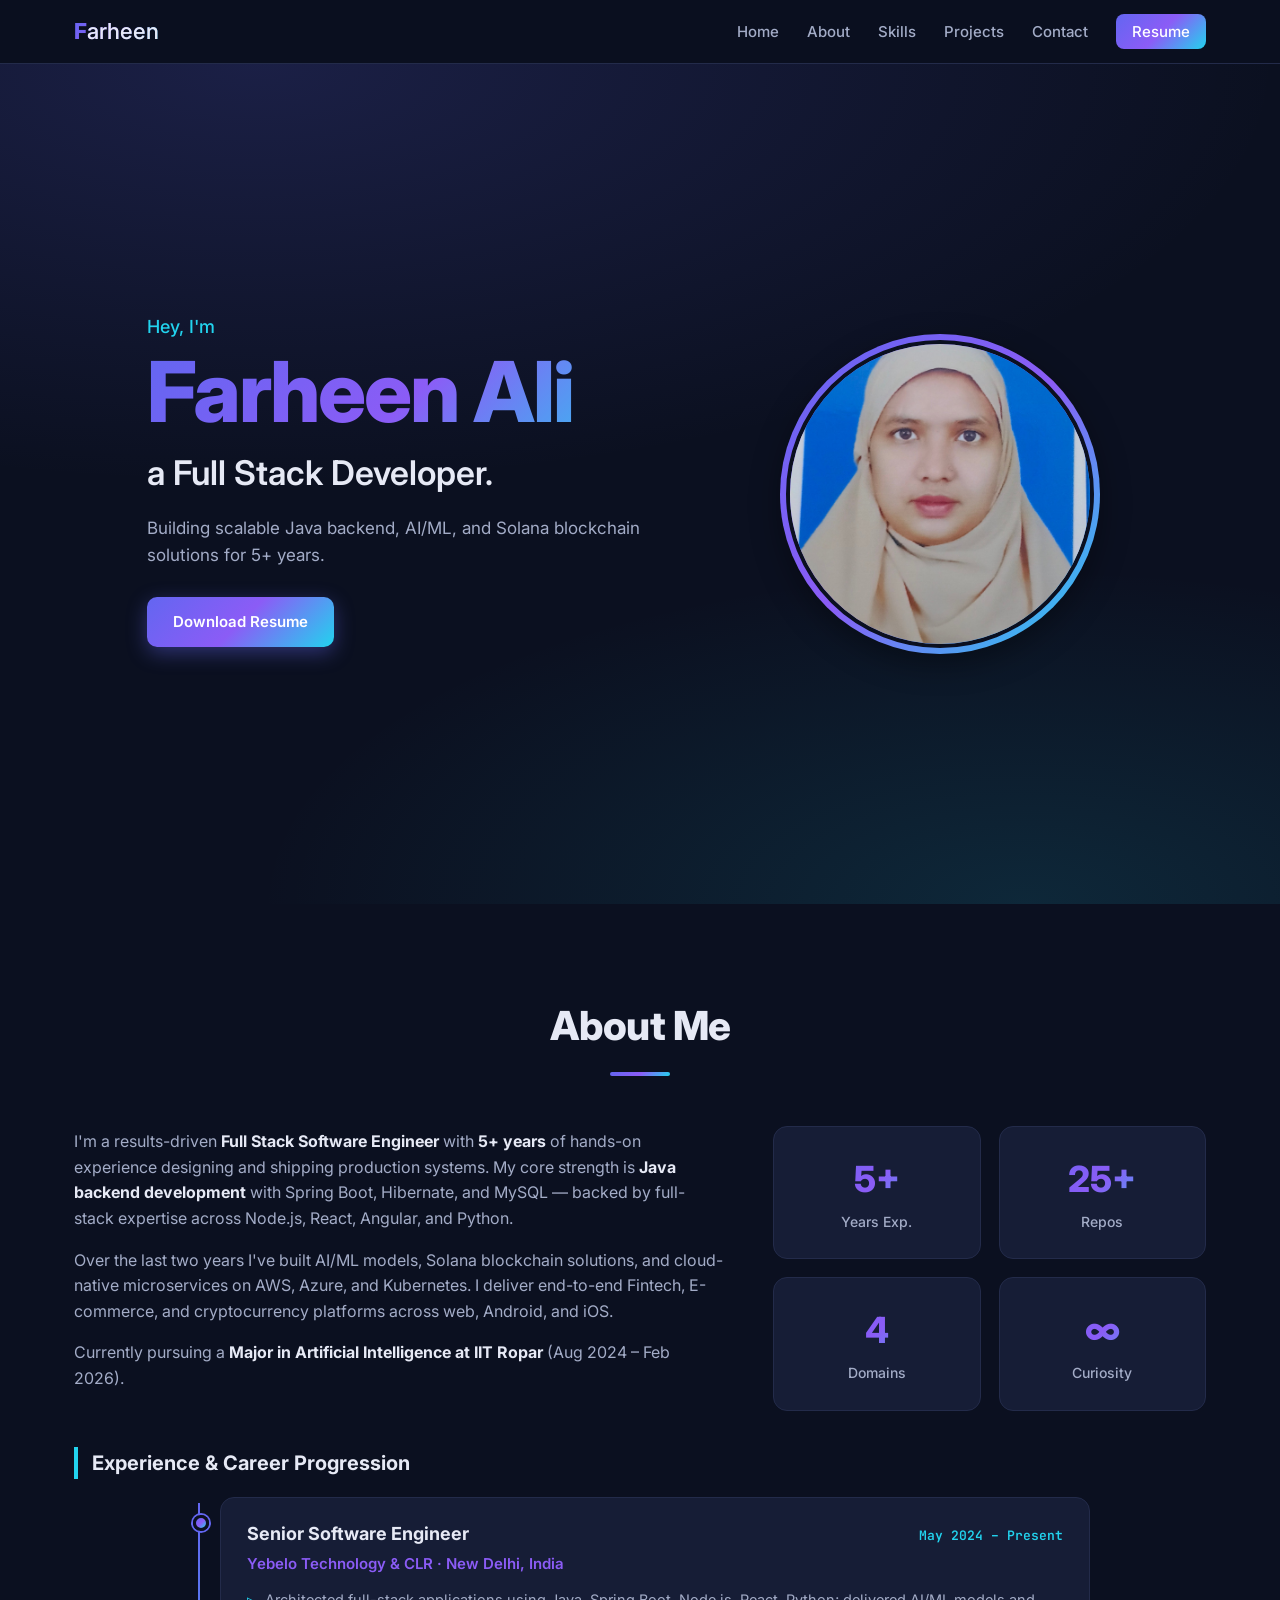
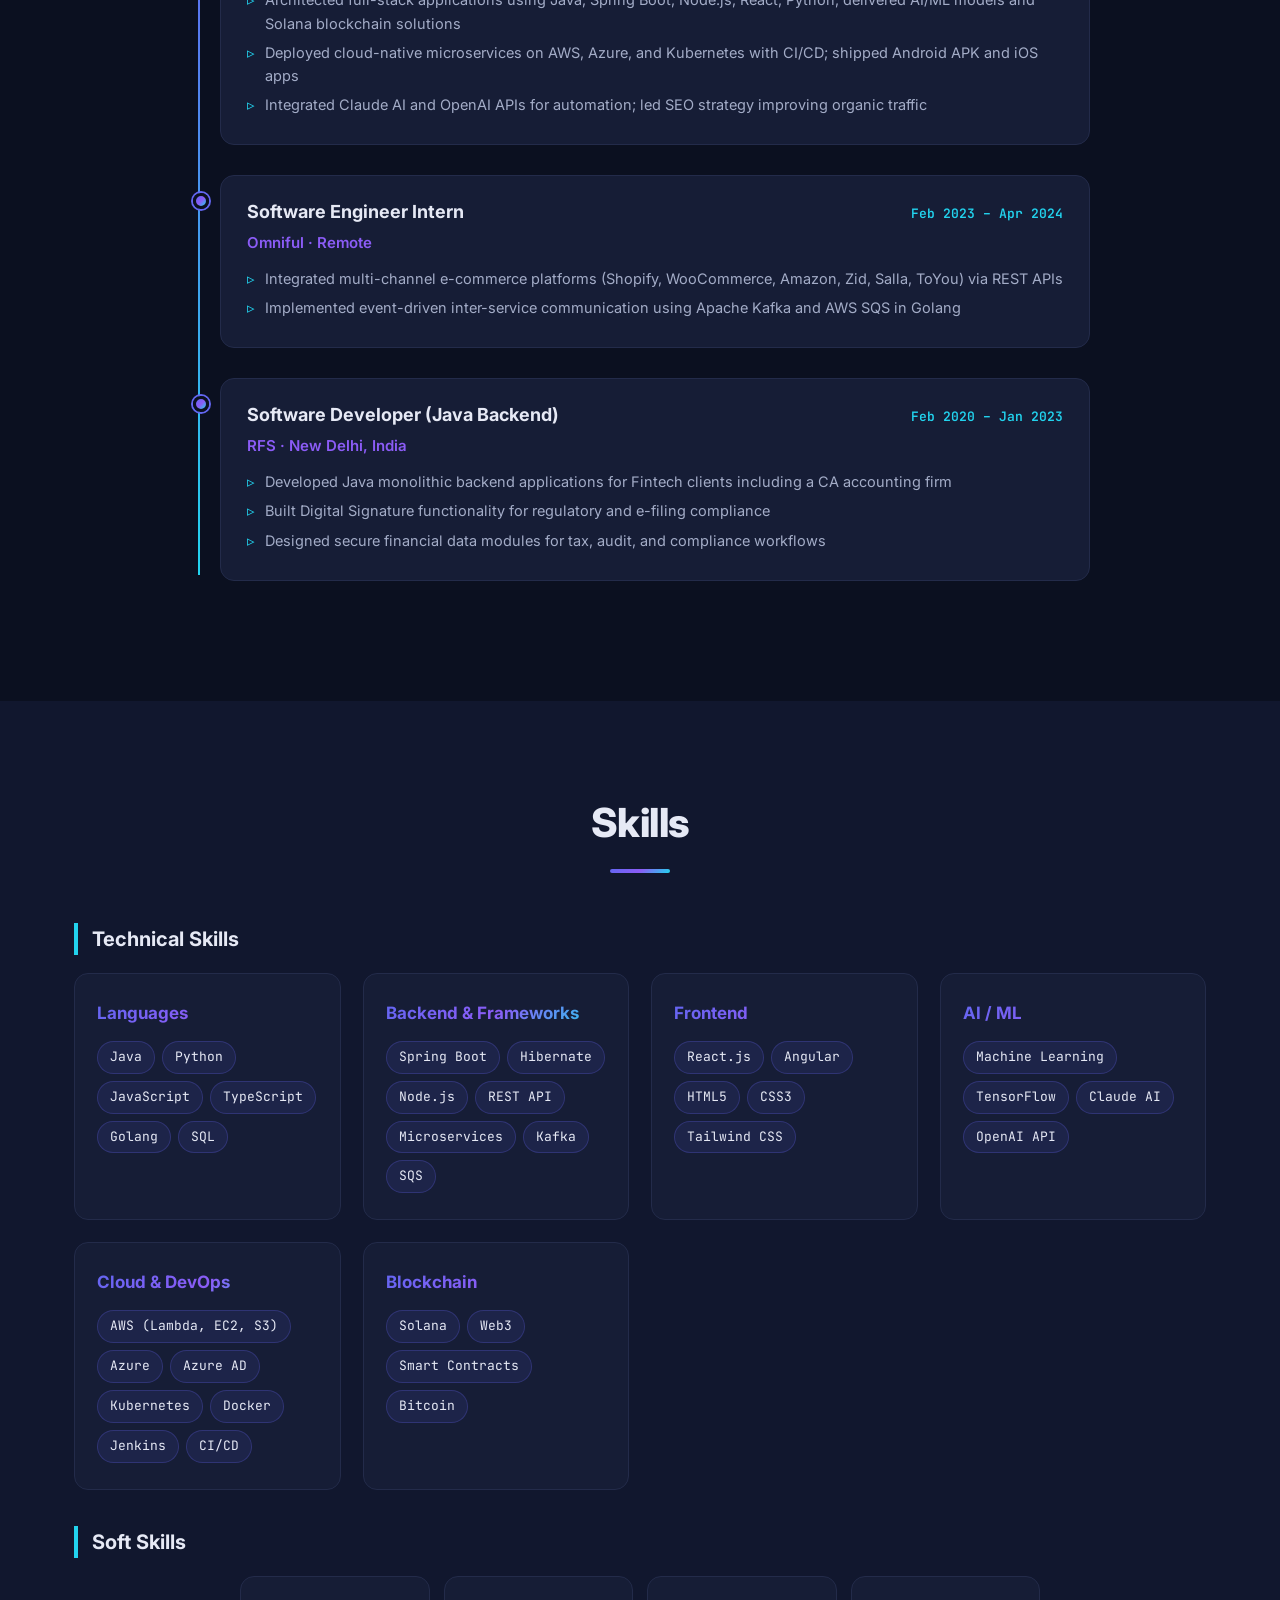
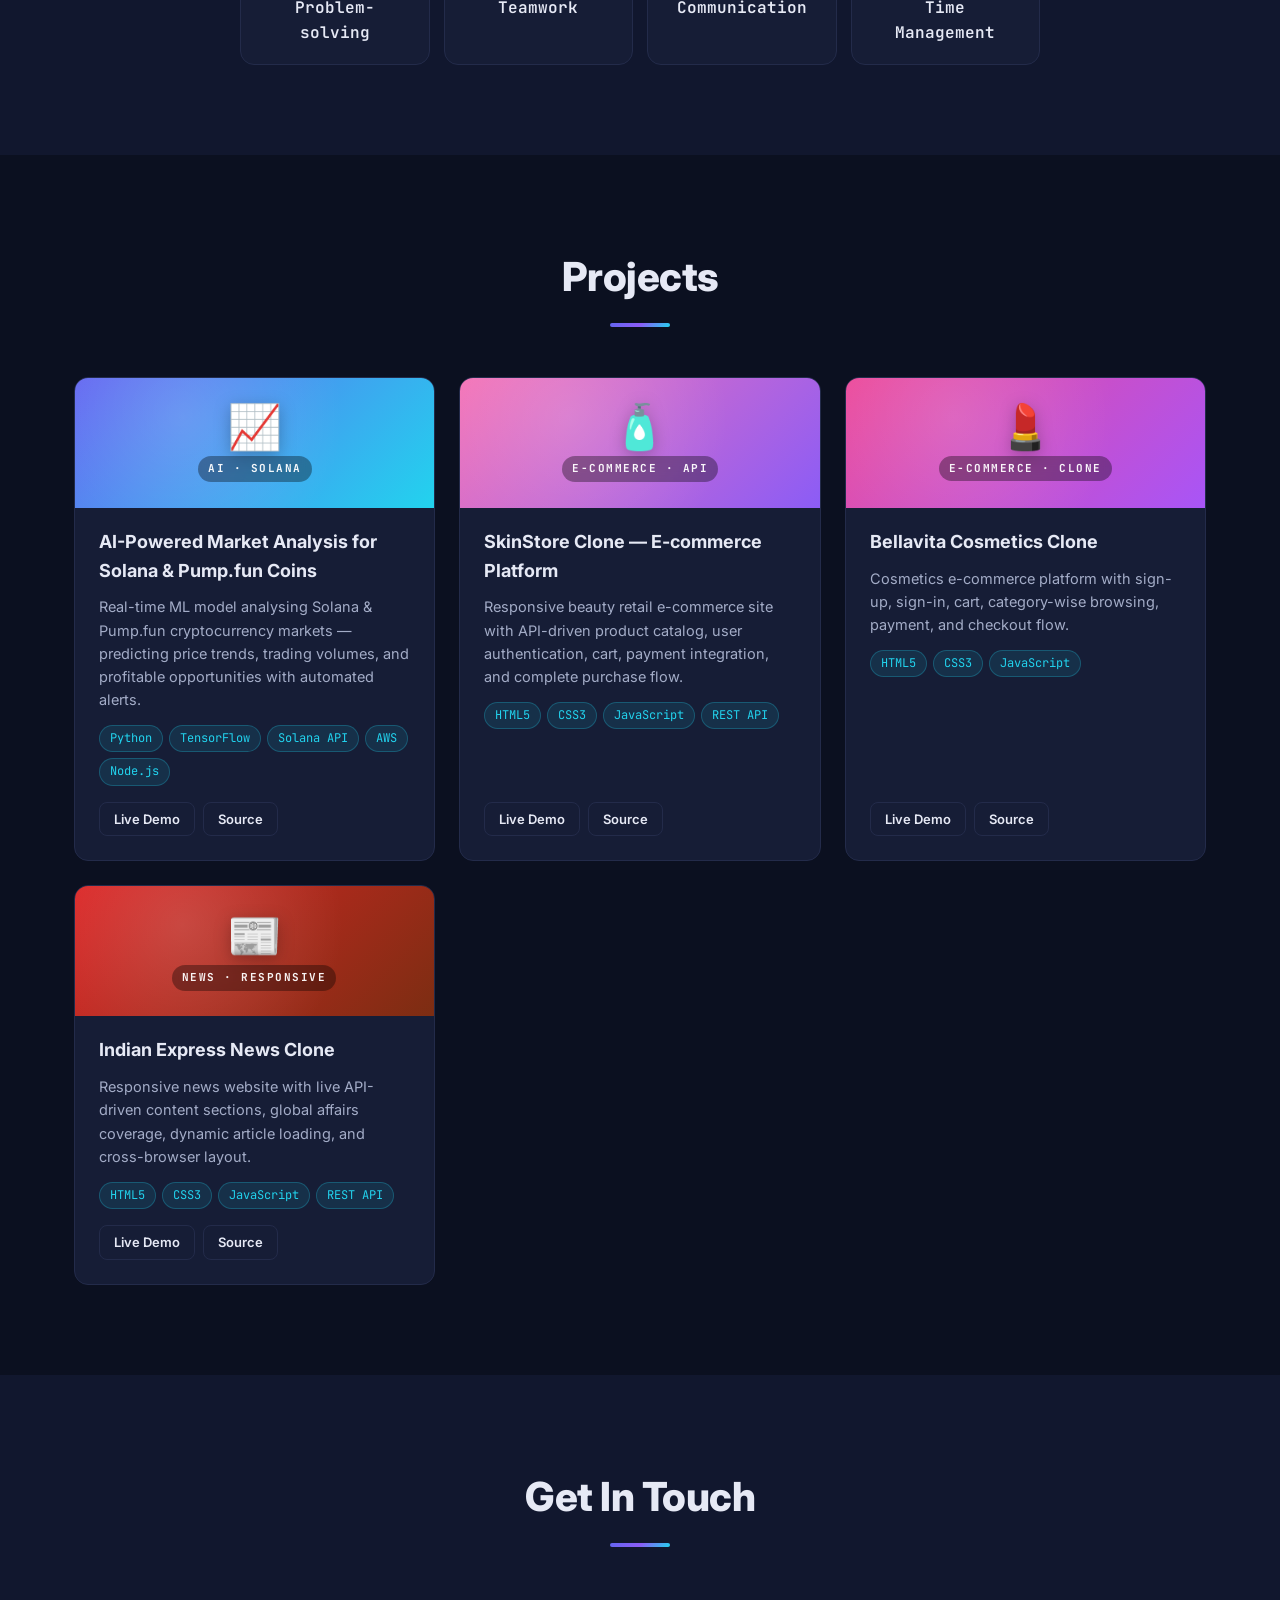
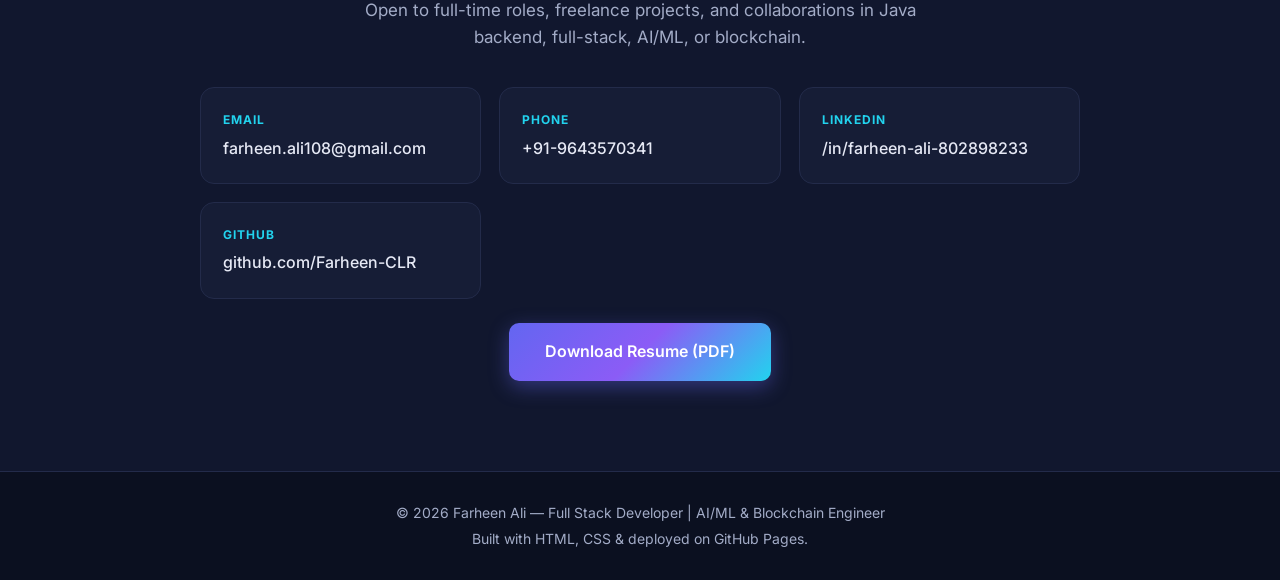
<file: index.html>
<!DOCTYPE html>
<html lang="en">
<head>
<meta charset="UTF-8">
<meta name="viewport" content="width=device-width, initial-scale=1.0">
<title>Farheen Ali — Full Stack Developer | AI/ML & Blockchain Engineer</title>
<meta name="description" content="Farheen Ali — Full Stack Software Engineer with 5+ years of experience in Java, Spring Boot, Node.js, React, Python, AI/ML, and Solana blockchain.">
<link rel="stylesheet" href="styles.css">
<link rel="preconnect" href="https://fonts.googleapis.com">
<link rel="preconnect" href="https://fonts.gstatic.com" crossorigin>
<link href="https://fonts.googleapis.com/css2?family=Inter:wght@300;400;500;600;700;800&family=JetBrains+Mono:wght@400;500&display=swap" rel="stylesheet">
</head>
<body>

<!-- NAVIGATION (sticky) -->
<nav class="nav">
  <div class="nav-inner">
    <a class="logo" href="#home">F<span>arheen</span></a>
    <ul class="nav-links">
      <li><a href="#home">Home</a></li>
      <li><a href="#about">About</a></li>
      <li><a href="#skills">Skills</a></li>
      <li><a href="#projects">Projects</a></li>
      <li><a href="#contact">Contact</a></li>
      <li><a class="nav-cta" href="resume/Farheen-Ali-Resume.pdf" target="_blank" rel="noopener" data-resume>Resume</a></li>
    </ul>
    <button class="nav-toggle" aria-label="Toggle menu">&#9776;</button>
  </div>
</nav>

<!-- HERO: name + brief intro + resume only -->
<section id="home" class="hero">
  <div class="container hero-grid">
    <div class="hero-text">
      <p class="hero-greet">Hey, I'm</p>
      <h1>Farheen Ali</h1>
      <h2 class="role-title">a Full Stack Developer.</h2>
      <p class="hero-desc">
        Building scalable Java backend, AI/ML, and Solana blockchain solutions for 5+ years.
      </p>
      <div class="hero-cta">
        <a class="btn btn-primary" href="resume/Farheen-Ali-Resume.pdf" target="_blank" rel="noopener" data-resume>
          Download Resume
        </a>
      </div>
    </div>
    <div class="hero-photo">
      <div class="photo-ring">
        <img src="assets/farheen.jpg" alt="Farheen Ali">
      </div>
    </div>
  </div>
</section>

<!-- ABOUT (includes experience + career progression) -->
<section id="about" class="section">
  <div class="container">
    <h2 class="section-title">About Me</h2>
    <div class="about-grid">
      <div>
        <p>
          I'm a results-driven <strong>Full Stack Software Engineer</strong> with <strong>5+ years</strong> of
          hands-on experience designing and shipping production systems. My core strength is
          <strong>Java backend development</strong> with Spring Boot, Hibernate, and MySQL — backed by full-stack
          expertise across Node.js, React, Angular, and Python.
        </p>
        <p>
          Over the last two years I've built AI/ML models, Solana blockchain solutions, and cloud-native
          microservices on AWS, Azure, and Kubernetes. I deliver end-to-end Fintech, E-commerce, and
          cryptocurrency platforms across web, Android, and iOS.
        </p>
        <p>
          Currently pursuing a <strong>Major in Artificial Intelligence at IIT Ropar</strong> (Aug 2024 – Feb 2026).
        </p>
      </div>
      <div class="about-stats">
        <div class="stat"><span class="stat-num">5+</span><span class="stat-lbl">Years Exp.</span></div>
        <div class="stat"><span class="stat-num">25+</span><span class="stat-lbl">Repos</span></div>
        <div class="stat"><span class="stat-num">4</span><span class="stat-lbl">Domains</span></div>
        <div class="stat"><span class="stat-num">∞</span><span class="stat-lbl">Curiosity</span></div>
      </div>
    </div>

    <h3 class="subsection-title">Experience &amp; Career Progression</h3>
    <div class="timeline">
      <div class="t-item">
        <div class="t-dot"></div>
        <div class="t-card">
          <div class="t-head">
            <h3>Senior Software Engineer</h3>
            <span class="t-date">May 2024 – Present</span>
          </div>
          <p class="t-company">Yebelo Technology &amp; CLR · New Delhi, India</p>
          <ul>
            <li>Architected full-stack applications using Java, Spring Boot, Node.js, React, Python; delivered AI/ML models and Solana blockchain solutions</li>
            <li>Deployed cloud-native microservices on AWS, Azure, and Kubernetes with CI/CD; shipped Android APK and iOS apps</li>
            <li>Integrated Claude AI and OpenAI APIs for automation; led SEO strategy improving organic traffic</li>
          </ul>
        </div>
      </div>
      <div class="t-item">
        <div class="t-dot"></div>
        <div class="t-card">
          <div class="t-head">
            <h3>Software Engineer Intern</h3>
            <span class="t-date">Feb 2023 – Apr 2024</span>
          </div>
          <p class="t-company">Omniful · Remote</p>
          <ul>
            <li>Integrated multi-channel e-commerce platforms (Shopify, WooCommerce, Amazon, Zid, Salla, ToYou) via REST APIs</li>
            <li>Implemented event-driven inter-service communication using Apache Kafka and AWS SQS in Golang</li>
          </ul>
        </div>
      </div>
      <div class="t-item">
        <div class="t-dot"></div>
        <div class="t-card">
          <div class="t-head">
            <h3>Software Developer (Java Backend)</h3>
            <span class="t-date">Feb 2020 – Jan 2023</span>
          </div>
          <p class="t-company">RFS · New Delhi, India</p>
          <ul>
            <li>Developed Java monolithic backend applications for Fintech clients including a CA accounting firm</li>
            <li>Built Digital Signature functionality for regulatory and e-filing compliance</li>
            <li>Designed secure financial data modules for tax, audit, and compliance workflows</li>
          </ul>
        </div>
      </div>
    </div>
  </div>
</section>

<!-- SKILLS: Technical + Soft -->
<section id="skills" class="section section-alt">
  <div class="container">
    <h2 class="section-title">Skills</h2>

    <h3 class="subsection-title">Technical Skills</h3>
    <div class="skills-grid">
      <div class="skill-card">
        <h3>Languages</h3>
        <ul><li>Java</li><li>Python</li><li>JavaScript</li><li>TypeScript</li><li>Golang</li><li>SQL</li></ul>
      </div>
      <div class="skill-card">
        <h3>Backend &amp; Frameworks</h3>
        <ul><li>Spring Boot</li><li>Hibernate</li><li>Node.js</li><li>REST API</li><li>Microservices</li><li>Kafka</li><li>SQS</li></ul>
      </div>
      <div class="skill-card">
        <h3>Frontend</h3>
        <ul><li>React.js</li><li>Angular</li><li>HTML5</li><li>CSS3</li><li>Tailwind CSS</li></ul>
      </div>
      <div class="skill-card">
        <h3>AI / ML</h3>
        <ul><li>Machine Learning</li><li>TensorFlow</li><li>Claude AI</li><li>OpenAI API</li></ul>
      </div>
      <div class="skill-card">
        <h3>Cloud &amp; DevOps</h3>
        <ul><li>AWS (Lambda, EC2, S3)</li><li>Azure</li><li>Azure AD</li><li>Kubernetes</li><li>Docker</li><li>Jenkins</li><li>CI/CD</li></ul>
      </div>
      <div class="skill-card">
        <h3>Blockchain</h3>
        <ul><li>Solana</li><li>Web3</li><li>Smart Contracts</li><li>Bitcoin</li></ul>
      </div>
    </div>

    <h3 class="subsection-title">Soft Skills</h3>
    <div class="soft-skills-grid">
      <div class="soft-card">Problem-solving</div>
      <div class="soft-card">Teamwork</div>
      <div class="soft-card">Communication</div>
      <div class="soft-card">Time Management</div>
    </div>
  </div>
</section>

<!-- PROJECTS: min 4 with live demos -->
<section id="projects" class="section">
  <div class="container">
    <h2 class="section-title">Projects</h2>
    <div class="projects-grid">

      <article class="proj-card">
        <div class="proj-hero hero-ai">
          <span class="hero-emoji">📈</span>
          <span class="hero-label">AI · Solana</span>
        </div>
        <h3>AI-Powered Market Analysis for Solana &amp; Pump.fun Coins</h3>
        <p>Real-time ML model analysing Solana &amp; Pump.fun cryptocurrency markets — predicting price trends, trading volumes, and profitable opportunities with automated alerts.</p>
        <ul class="stack"><li>Python</li><li>TensorFlow</li><li>Solana API</li><li>AWS</li><li>Node.js</li></ul>
        <div class="proj-links">
          <a href="projects/ai-solana/index.html" target="_blank" rel="noopener">Live Demo</a>
          <a href="https://gitlab.com/Farheen-cell/my-ai-projects" target="_blank" rel="noopener">Source</a>
        </div>
      </article>

      <article class="proj-card">
        <div class="proj-hero hero-beauty">
          <span class="hero-emoji">🧴</span>
          <span class="hero-label">E-commerce · API</span>
        </div>
        <h3>SkinStore Clone — E-commerce Platform</h3>
        <p>Responsive beauty retail e-commerce site with API-driven product catalog, user authentication, cart, payment integration, and complete purchase flow.</p>
        <ul class="stack"><li>HTML5</li><li>CSS3</li><li>JavaScript</li><li>REST API</li></ul>
        <div class="proj-links">
          <a href="https://farheen-clr.github.io/rhetorical-division-3531/" target="_blank" rel="noopener">Live Demo</a>
          <a href="https://github.com/Farheen-CLR/rhetorical-division-3531" target="_blank" rel="noopener">Source</a>
        </div>
      </article>

      <article class="proj-card">
        <div class="proj-hero hero-cosmetics">
          <span class="hero-emoji">💄</span>
          <span class="hero-label">E-commerce · Clone</span>
        </div>
        <h3>Bellavita Cosmetics Clone</h3>
        <p>Cosmetics e-commerce platform with sign-up, sign-in, cart, category-wise browsing, payment, and checkout flow.</p>
        <ul class="stack"><li>HTML5</li><li>CSS3</li><li>JavaScript</li></ul>
        <div class="proj-links">
          <a href="https://farheen-clr.github.io/bellavitaproject1/" target="_blank" rel="noopener">Live Demo</a>
          <a href="https://github.com/Farheen-CLR/bellavitaproject1" target="_blank" rel="noopener">Source</a>
        </div>
      </article>

      <article class="proj-card">
        <div class="proj-hero hero-news">
          <span class="hero-emoji">📰</span>
          <span class="hero-label">News · Responsive</span>
        </div>
        <h3>Indian Express News Clone</h3>
        <p>Responsive news website with live API-driven content sections, global affairs coverage, dynamic article loading, and cross-browser layout.</p>
        <ul class="stack"><li>HTML5</li><li>CSS3</li><li>JavaScript</li><li>REST API</li></ul>
        <div class="proj-links">
          <a href="https://farheen-clr.github.io/Indian-Express-clone/" target="_blank" rel="noopener">Live Demo</a>
          <a href="https://github.com/Farheen-CLR/Indian-Express-clone" target="_blank" rel="noopener">Source</a>
        </div>
      </article>

    </div>
  </div>
</section>

<!-- CONTACT -->
<section id="contact" class="section section-alt">
  <div class="container contact-wrap">
    <h2 class="section-title">Get In Touch</h2>
    <p class="contact-lead">Open to full-time roles, freelance projects, and collaborations in Java backend, full-stack, AI/ML, or blockchain.</p>
    <div class="contact-grid">
      <a class="contact-card" href="mailto:farheen.ali108@gmail.com">
        <div class="c-label">Email</div>
        <div class="c-value">farheen.ali108@gmail.com</div>
      </a>
      <a class="contact-card" href="tel:+919643570341">
        <div class="c-label">Phone</div>
        <div class="c-value">+91-9643570341</div>
      </a>
      <a class="contact-card" href="https://www.linkedin.com/in/farheen-ali-802898233" target="_blank" rel="noopener">
        <div class="c-label">LinkedIn</div>
        <div class="c-value">/in/farheen-ali-802898233</div>
      </a>
      <a class="contact-card" href="https://github.com/Farheen-CLR" target="_blank" rel="noopener">
        <div class="c-label">GitHub</div>
        <div class="c-value">github.com/Farheen-CLR</div>
      </a>
    </div>
    <a class="btn btn-primary big" href="resume/Farheen-Ali-Resume.pdf" target="_blank" rel="noopener" data-resume>
      Download Resume (PDF)
    </a>
  </div>
</section>

<footer class="footer">
  <div class="container">
    <p>&copy; <span id="year"></span> Farheen Ali — Full Stack Developer | AI/ML &amp; Blockchain Engineer</p>
    <p class="footer-sub">Built with HTML, CSS &amp; deployed on GitHub Pages.</p>
  </div>
</footer>

<script src="script.js"></script>
</body>
</html>
</file>
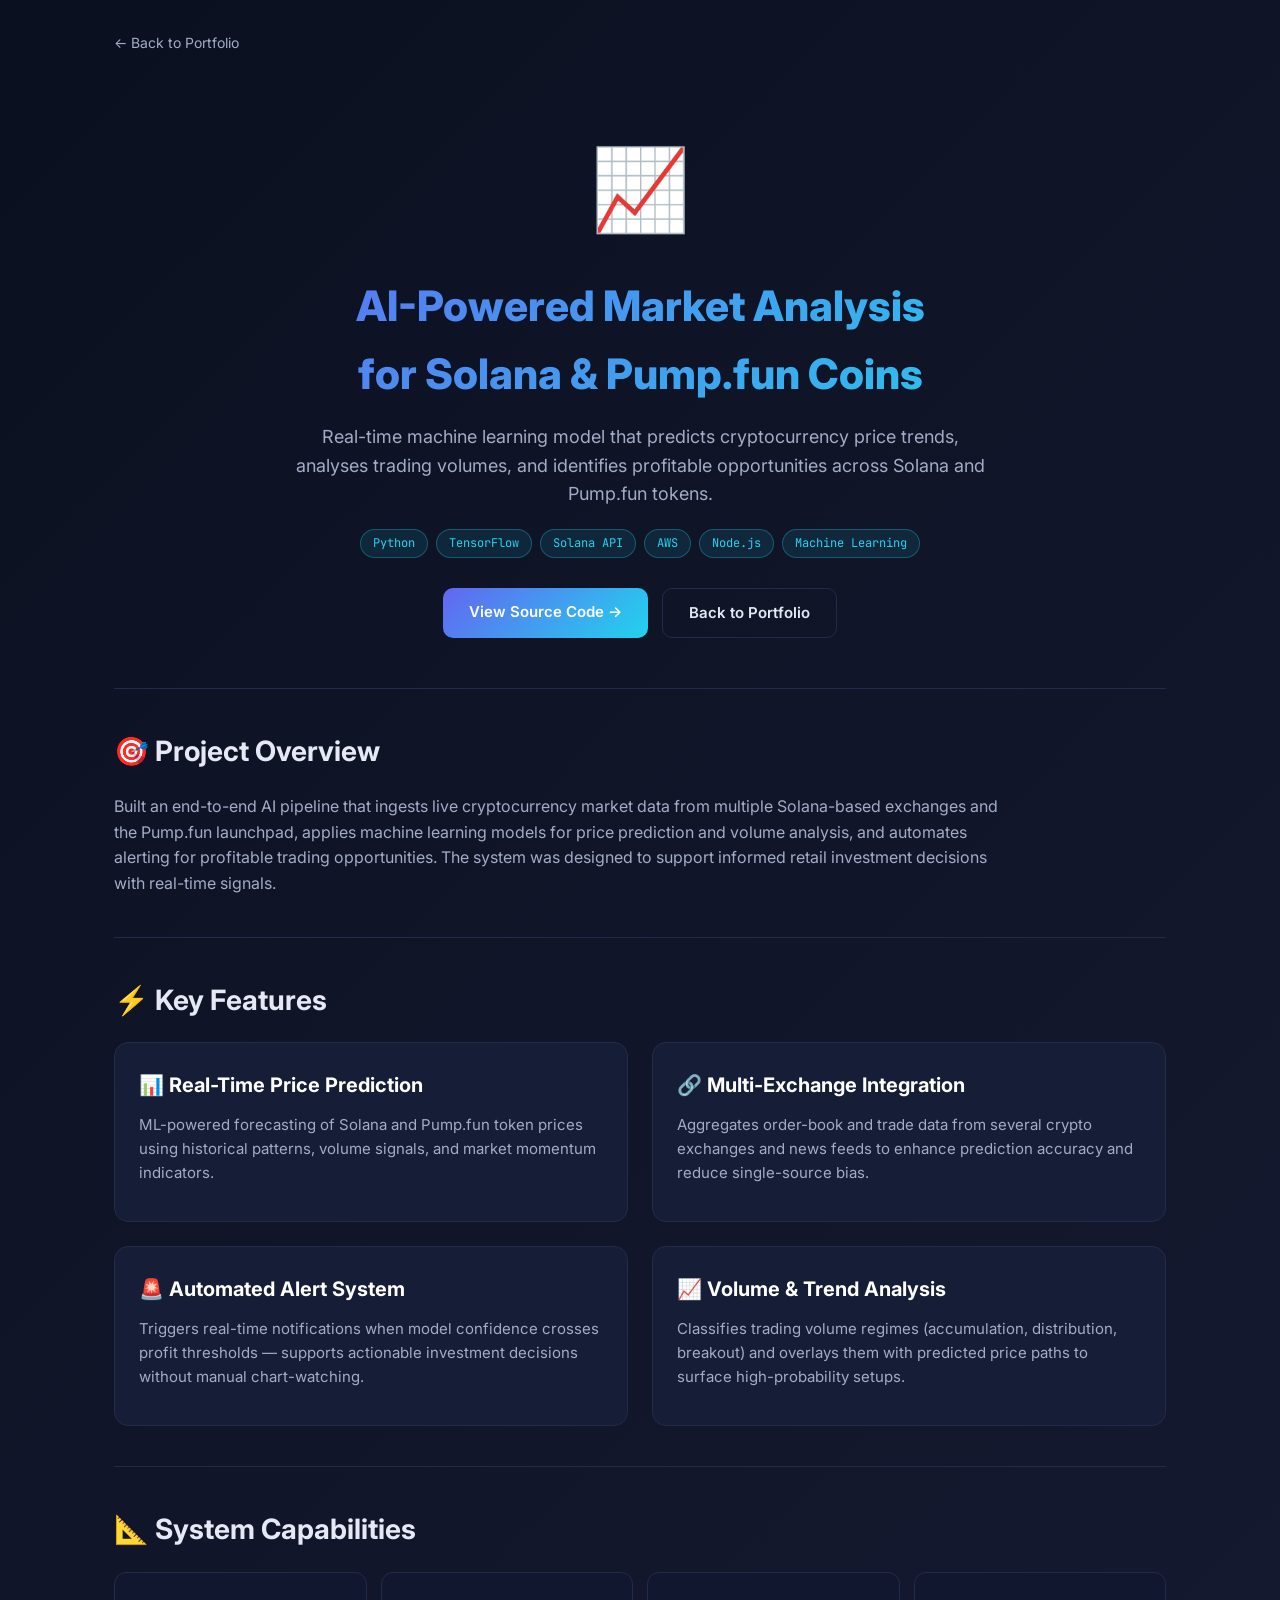
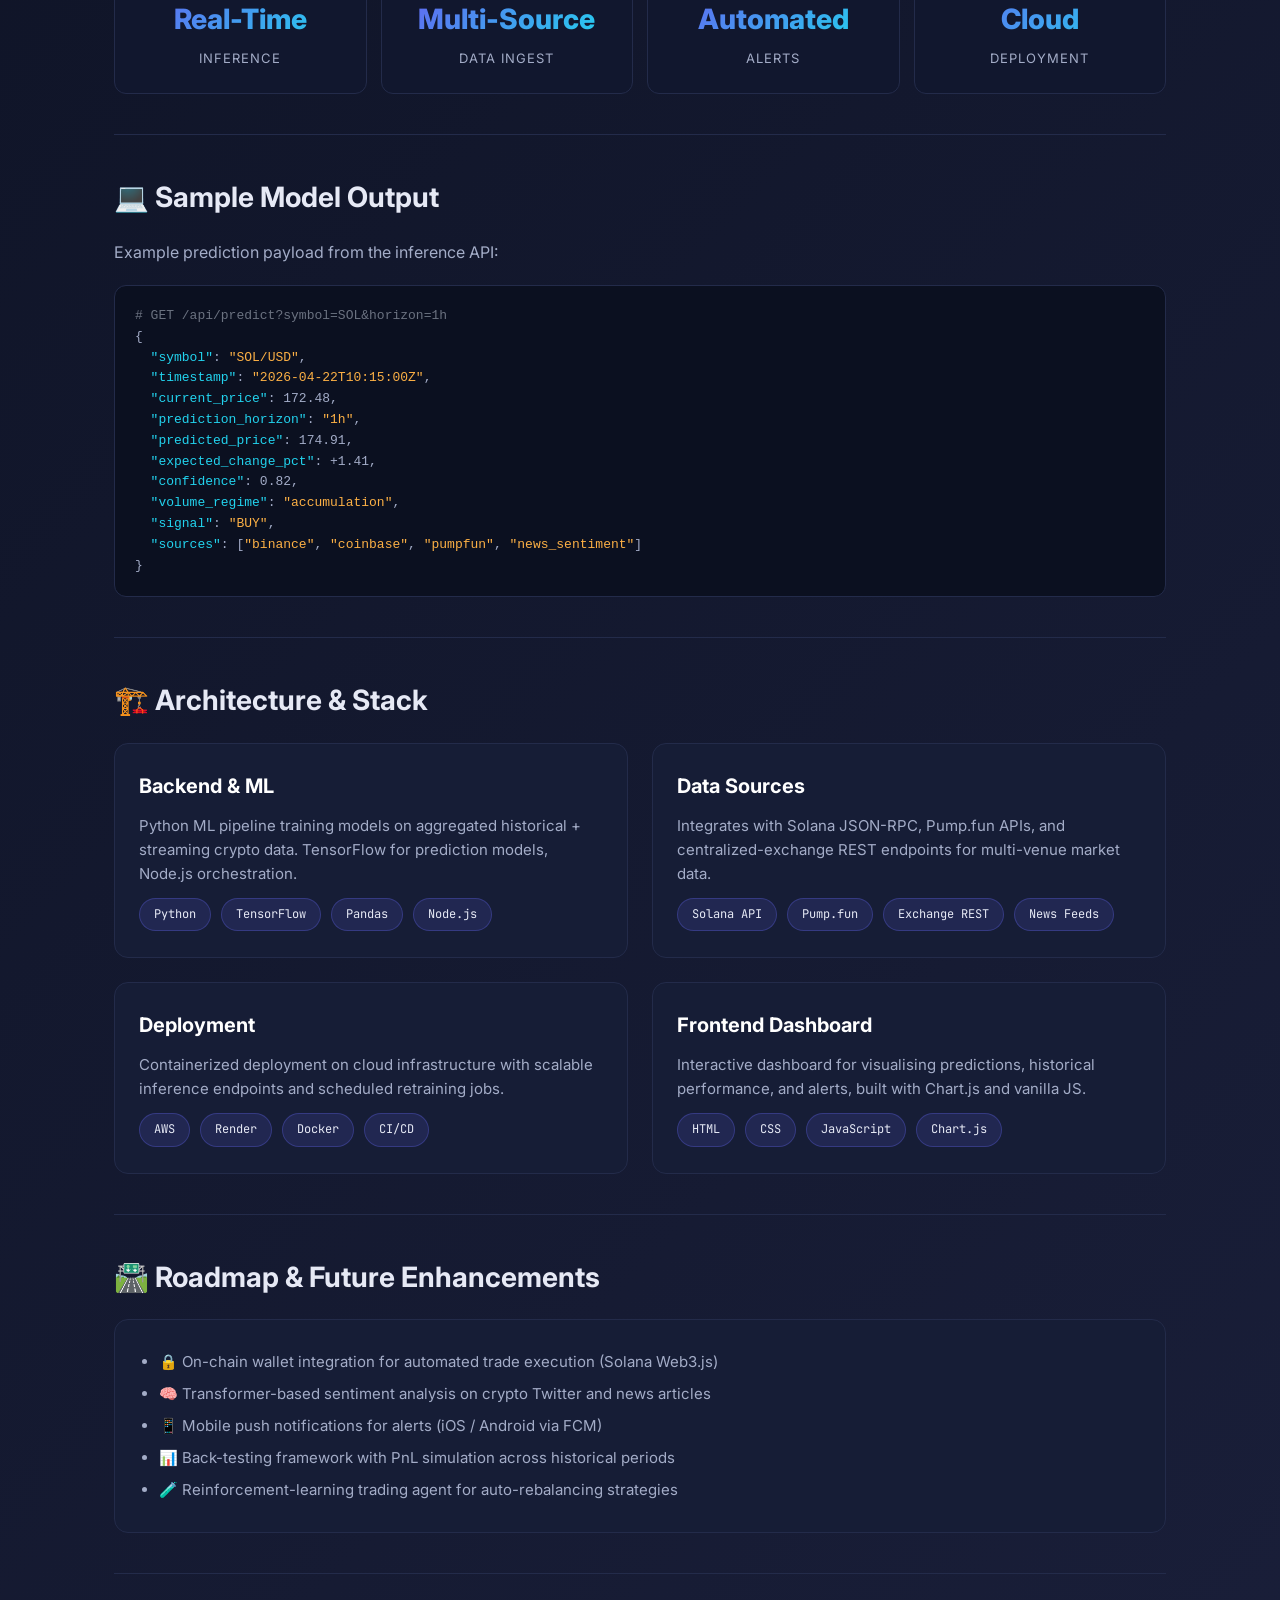
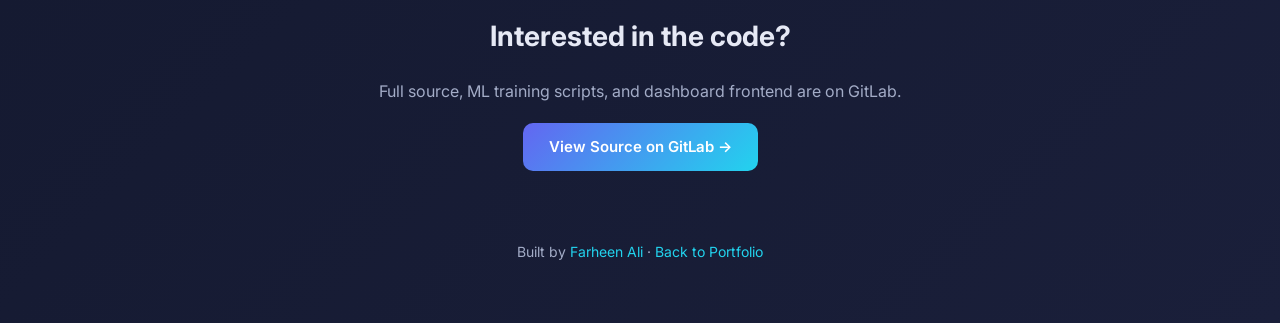
<file: projects/ai-solana/index.html>
<!DOCTYPE html>
<html lang="en">
<head>
<meta charset="UTF-8">
<meta name="viewport" content="width=device-width, initial-scale=1.0">
<title>AI-Powered Market Analysis for Solana &amp; Pump.fun — Farheen Ali</title>
<meta name="description" content="Live demo of AI-Powered Market Analysis for Solana & Pump.fun cryptocurrencies by Farheen Ali.">
<link rel="preconnect" href="https://fonts.googleapis.com">
<link rel="preconnect" href="https://fonts.gstatic.com" crossorigin>
<link href="https://fonts.googleapis.com/css2?family=Inter:wght@400;600;700;800&family=JetBrains+Mono&display=swap" rel="stylesheet">
<style>
  *, *::before, *::after { box-sizing: border-box; margin: 0; padding: 0; }
  body {
    font-family: 'Inter', sans-serif;
    background: linear-gradient(135deg, #0b1020 0%, #1a1f3a 100%);
    color: #e6e9f5; min-height: 100vh; line-height: 1.6;
  }
  a { color: #22d3ee; text-decoration: none; }
  a:hover { text-decoration: underline; }
  .container { max-width: 1100px; margin: 0 auto; padding: 30px 24px; }
  .back-link { display: inline-block; margin-bottom: 30px; color: #a3acc7; font-size: 14px; }
  .hero { text-align: center; padding: 40px 0 50px; border-bottom: 1px solid #232b4a; }
  .hero .emoji { font-size: 80px; margin-bottom: 20px; }
  .hero h1 {
    font-size: clamp(28px, 4vw, 42px); font-weight: 800; margin-bottom: 16px;
    background: linear-gradient(135deg, #6366f1 0%, #22d3ee 100%);
    -webkit-background-clip: text; background-clip: text; color: transparent;
  }
  .hero .tagline { font-size: 18px; color: #a3acc7; max-width: 700px; margin: 0 auto; }
  .badges { margin-top: 20px; display: flex; justify-content: center; flex-wrap: wrap; gap: 8px; }
  .badge {
    background: rgba(34,211,238,0.1); border: 1px solid rgba(34,211,238,0.3);
    color: #22d3ee; padding: 4px 12px; border-radius: 100px;
    font-size: 12px; font-family: 'JetBrains Mono', monospace;
  }
  .cta-row { margin-top: 30px; display: flex; justify-content: center; gap: 14px; flex-wrap: wrap; }
  .btn { display: inline-block; padding: 12px 26px; border-radius: 10px; font-weight: 600; font-size: 15px; transition: transform 0.2s; }
  .btn-primary { background: linear-gradient(135deg, #6366f1 0%, #22d3ee 100%); color: #fff !important; }
  .btn-ghost { border: 1.5px solid #232b4a; color: #e6e9f5 !important; }
  .btn:hover { transform: translateY(-2px); }
  section { padding: 40px 0; border-bottom: 1px solid #232b4a; }
  section h2 { font-size: 28px; margin-bottom: 20px; font-weight: 700; }
  .grid-2 { display: grid; grid-template-columns: 1fr 1fr; gap: 24px; }
  @media (max-width: 720px) { .grid-2 { grid-template-columns: 1fr; } }
  .card { background: #161d36; border: 1px solid #232b4a; border-radius: 14px; padding: 26px 24px; }
  .card h3 { font-size: 20px; margin-bottom: 12px; color: #fff; }
  .card p { color: #a3acc7; font-size: 15px; margin-bottom: 10px; }
  .card ul { margin-left: 20px; }
  .card li { color: #a3acc7; padding: 4px 0; font-size: 15px; }
  .metric { background: #11172e; border: 1px solid #232b4a; border-radius: 12px; padding: 24px; text-align: center; }
  .metric-value {
    font-size: 28px; font-weight: 800; margin-bottom: 6px;
    background: linear-gradient(135deg, #6366f1 0%, #22d3ee 100%);
    -webkit-background-clip: text; background-clip: text; color: transparent;
  }
  .metric-label { color: #a3acc7; font-size: 13px; text-transform: uppercase; letter-spacing: 1px; }
  .metrics-grid { display: grid; grid-template-columns: repeat(auto-fit, minmax(180px, 1fr)); gap: 14px; margin-top: 20px; }
  .mock-prediction {
    background: #0b1020; border: 1px solid #232b4a; border-radius: 12px;
    padding: 20px; margin-top: 20px; font-family: 'JetBrains Mono', monospace;
    font-size: 13px; color: #a3acc7; overflow-x: auto;
  }
  .mock-prediction .green { color: #22d3ee; }
  .mock-prediction .yellow { color: #fcb045; }
  .mock-prediction .muted { color: #6b7280; }
  .stack-row { display: flex; flex-wrap: wrap; gap: 10px; margin-top: 12px; }
  .stack-row span {
    background: rgba(99,102,241,0.15); border: 1px solid rgba(99,102,241,0.3);
    color: #e6e9f5; padding: 6px 14px; border-radius: 100px;
    font-family: 'JetBrains Mono', monospace; font-size: 12px;
  }
  footer { text-align: center; padding: 30px 0; color: #a3acc7; font-size: 14px; }
</style>
</head>
<body>
<div class="container">

  <a href="../../" class="back-link">← Back to Portfolio</a>

  <div class="hero">
    <div class="emoji">📈</div>
    <h1>AI-Powered Market Analysis<br>for Solana &amp; Pump.fun Coins</h1>
    <p class="tagline">
      Real-time machine learning model that predicts cryptocurrency price trends, analyses trading volumes, and identifies profitable opportunities across Solana and Pump.fun tokens.
    </p>
    <div class="badges">
      <span class="badge">Python</span>
      <span class="badge">TensorFlow</span>
      <span class="badge">Solana API</span>
      <span class="badge">AWS</span>
      <span class="badge">Node.js</span>
      <span class="badge">Machine Learning</span>
    </div>
    <div class="cta-row">
      <a class="btn btn-primary" href="https://gitlab.com/Farheen-cell/my-ai-projects" target="_blank" rel="noopener">View Source Code →</a>
      <a class="btn btn-ghost" href="../../" target="_self">Back to Portfolio</a>
    </div>
  </div>

  <section>
    <h2>🎯 Project Overview</h2>
    <p style="color:#a3acc7; font-size: 16px; max-width: 900px;">
      Built an end-to-end AI pipeline that ingests live cryptocurrency market data from multiple Solana-based exchanges and the Pump.fun launchpad, applies machine learning models for price prediction and volume analysis, and automates alerting for profitable trading opportunities. The system was designed to support informed retail investment decisions with real-time signals.
    </p>
  </section>

  <section>
    <h2>⚡ Key Features</h2>
    <div class="grid-2">
      <div class="card"><h3>📊 Real-Time Price Prediction</h3><p>ML-powered forecasting of Solana and Pump.fun token prices using historical patterns, volume signals, and market momentum indicators.</p></div>
      <div class="card"><h3>🔗 Multi-Exchange Integration</h3><p>Aggregates order-book and trade data from several crypto exchanges and news feeds to enhance prediction accuracy and reduce single-source bias.</p></div>
      <div class="card"><h3>🚨 Automated Alert System</h3><p>Triggers real-time notifications when model confidence crosses profit thresholds — supports actionable investment decisions without manual chart-watching.</p></div>
      <div class="card"><h3>📈 Volume &amp; Trend Analysis</h3><p>Classifies trading volume regimes (accumulation, distribution, breakout) and overlays them with predicted price paths to surface high-probability setups.</p></div>
    </div>
  </section>

  <section>
    <h2>📐 System Capabilities</h2>
    <div class="metrics-grid">
      <div class="metric"><div class="metric-value">Real-Time</div><div class="metric-label">Inference</div></div>
      <div class="metric"><div class="metric-value">Multi-Source</div><div class="metric-label">Data Ingest</div></div>
      <div class="metric"><div class="metric-value">Automated</div><div class="metric-label">Alerts</div></div>
      <div class="metric"><div class="metric-value">Cloud</div><div class="metric-label">Deployment</div></div>
    </div>
  </section>

  <section>
    <h2>💻 Sample Model Output</h2>
    <p style="color:#a3acc7;">Example prediction payload from the inference API:</p>
    <div class="mock-prediction"><pre><span class="muted"># GET /api/predict?symbol=SOL&amp;horizon=1h</span>
{
  <span class="green">"symbol"</span>: <span class="yellow">"SOL/USD"</span>,
  <span class="green">"timestamp"</span>: <span class="yellow">"2026-04-22T10:15:00Z"</span>,
  <span class="green">"current_price"</span>: 172.48,
  <span class="green">"prediction_horizon"</span>: <span class="yellow">"1h"</span>,
  <span class="green">"predicted_price"</span>: 174.91,
  <span class="green">"expected_change_pct"</span>: +1.41,
  <span class="green">"confidence"</span>: 0.82,
  <span class="green">"volume_regime"</span>: <span class="yellow">"accumulation"</span>,
  <span class="green">"signal"</span>: <span class="yellow">"BUY"</span>,
  <span class="green">"sources"</span>: [<span class="yellow">"binance"</span>, <span class="yellow">"coinbase"</span>, <span class="yellow">"pumpfun"</span>, <span class="yellow">"news_sentiment"</span>]
}</pre></div>
  </section>

  <section>
    <h2>🏗️ Architecture &amp; Stack</h2>
    <div class="grid-2">
      <div class="card">
        <h3>Backend &amp; ML</h3>
        <p>Python ML pipeline training models on aggregated historical + streaming crypto data. TensorFlow for prediction models, Node.js orchestration.</p>
        <div class="stack-row"><span>Python</span><span>TensorFlow</span><span>Pandas</span><span>Node.js</span></div>
      </div>
      <div class="card">
        <h3>Data Sources</h3>
        <p>Integrates with Solana JSON-RPC, Pump.fun APIs, and centralized-exchange REST endpoints for multi-venue market data.</p>
        <div class="stack-row"><span>Solana API</span><span>Pump.fun</span><span>Exchange REST</span><span>News Feeds</span></div>
      </div>
      <div class="card">
        <h3>Deployment</h3>
        <p>Containerized deployment on cloud infrastructure with scalable inference endpoints and scheduled retraining jobs.</p>
        <div class="stack-row"><span>AWS</span><span>Render</span><span>Docker</span><span>CI/CD</span></div>
      </div>
      <div class="card">
        <h3>Frontend Dashboard</h3>
        <p>Interactive dashboard for visualising predictions, historical performance, and alerts, built with Chart.js and vanilla JS.</p>
        <div class="stack-row"><span>HTML</span><span>CSS</span><span>JavaScript</span><span>Chart.js</span></div>
      </div>
    </div>
  </section>

  <section>
    <h2>🛣️ Roadmap &amp; Future Enhancements</h2>
    <div class="card">
      <ul>
        <li>🔒 On-chain wallet integration for automated trade execution (Solana Web3.js)</li>
        <li>🧠 Transformer-based sentiment analysis on crypto Twitter and news articles</li>
        <li>📱 Mobile push notifications for alerts (iOS / Android via FCM)</li>
        <li>📊 Back-testing framework with PnL simulation across historical periods</li>
        <li>🧪 Reinforcement-learning trading agent for auto-rebalancing strategies</li>
      </ul>
    </div>
  </section>

  <section style="text-align: center; border-bottom: none;">
    <h2>Interested in the code?</h2>
    <p style="color:#a3acc7; margin-bottom: 18px;">Full source, ML training scripts, and dashboard frontend are on GitLab.</p>
    <a class="btn btn-primary" href="https://gitlab.com/Farheen-cell/my-ai-projects" target="_blank" rel="noopener">View Source on GitLab →</a>
  </section>

  <footer>
    Built by <a href="https://github.com/Farheen-CLR">Farheen Ali</a> · <a href="../../">Back to Portfolio</a>
  </footer>

</div>
</body>
</html>
</file>
<file: styles.css>
/* ============ RESET & BASE ============ */
*, *::before, *::after { box-sizing: border-box; margin: 0; padding: 0; }
html { scroll-behavior: smooth; }
:root {
  --bg: #0b1020;
  --bg-alt: #11172e;
  --surface: #161d36;
  --primary: #6366f1;
  --primary-2: #8b5cf6;
  --accent: #22d3ee;
  --text: #e6e9f5;
  --text-dim: #a3acc7;
  --border: #232b4a;
  --gradient: linear-gradient(135deg, #6366f1 0%, #8b5cf6 50%, #22d3ee 100%);
  --shadow: 0 10px 30px rgba(0,0,0,0.35);
  --radius: 14px;
}
body {
  font-family: 'Inter', -apple-system, BlinkMacSystemFont, 'Segoe UI', sans-serif;
  background: var(--bg);
  color: var(--text);
  line-height: 1.6;
  overflow-x: hidden;
}
img { max-width: 100%; display: block; }
a { color: var(--accent); text-decoration: none; transition: color 0.2s; }
a:hover { color: var(--primary-2); }
ul { list-style: none; }
.container { max-width: 1180px; margin: 0 auto; padding: 0 24px; }

/* ============ NAV ============ */
.nav {
  position: sticky; top: 0; z-index: 50;
  background: rgba(11,16,32,0.85);
  backdrop-filter: blur(12px);
  border-bottom: 1px solid var(--border);
}
.nav-inner {
  max-width: 1180px; margin: 0 auto; padding: 14px 24px;
  display: flex; align-items: center; justify-content: space-between;
}
.logo {
  font-weight: 800; font-size: 22px;
  background: var(--gradient); -webkit-background-clip: text; background-clip: text; color: transparent;
}
.logo span { color: var(--text); -webkit-text-fill-color: var(--text); font-weight: 500; }
.nav-links { display: flex; gap: 28px; align-items: center; }
.nav-links a { color: var(--text-dim); font-weight: 500; font-size: 15px; }
.nav-links a:hover { color: var(--text); }
.nav-cta {
  padding: 8px 16px; border-radius: 8px;
  background: var(--gradient); color: #fff !important; font-weight: 600;
}
.nav-cta:hover { opacity: 0.9; }
.nav-toggle {
  display: none; background: none; border: none; color: var(--text);
  font-size: 24px; cursor: pointer;
}

/* ============ HERO ============ */
.hero {
  min-height: calc(100vh - 60px);
  display: flex; align-items: center;
  padding: 80px 0 60px;
  background:
    radial-gradient(ellipse 80% 50% at 20% 0%, rgba(99,102,241,0.18), transparent),
    radial-gradient(ellipse 60% 40% at 80% 100%, rgba(34,211,238,0.12), transparent),
    var(--bg);
}
.hero-grid {
  display: grid; grid-template-columns: 1.4fr 1fr; gap: 60px; align-items: center;
}
.hero-greet { color: var(--accent); font-weight: 500; font-size: 18px; margin-bottom: 8px; }
.hero h1 {
  font-size: clamp(48px, 8vw, 84px); font-weight: 800; line-height: 1; letter-spacing: -2px;
  background: var(--gradient); -webkit-background-clip: text; background-clip: text; color: transparent;
  margin-bottom: 12px;
}
.typewriter {
  font-size: clamp(18px, 2.4vw, 26px); font-weight: 600; color: var(--text); margin-bottom: 18px;
  border-right: 2px solid var(--accent); padding-right: 6px;
  white-space: nowrap; overflow: hidden; max-width: max-content;
  animation: blink 0.8s step-end infinite;
}
@keyframes blink { 50% { border-color: transparent; } }
.hero-desc { color: var(--text-dim); font-size: 17px; max-width: 540px; margin-bottom: 28px; }
.hero-cta { display: flex; gap: 14px; flex-wrap: wrap; margin-bottom: 28px; }
.btn {
  display: inline-block; padding: 13px 26px; border-radius: 10px;
  font-weight: 600; font-size: 15px; cursor: pointer; border: none; transition: transform 0.15s, box-shadow 0.2s;
}
.btn:hover { transform: translateY(-2px); }
.btn-primary { background: var(--gradient); color: #fff !important; box-shadow: 0 6px 20px rgba(99,102,241,0.4); }
.btn-primary:hover { box-shadow: 0 10px 28px rgba(99,102,241,0.55); }
.btn-ghost { background: transparent; border: 1.5px solid var(--border); color: var(--text); }
.btn-ghost:hover { border-color: var(--accent); color: var(--accent); }
.btn.big { padding: 16px 36px; font-size: 16px; margin-top: 24px; }
.hero-socials { display: flex; gap: 22px; flex-wrap: wrap; }
.hero-socials a {
  color: var(--text-dim); font-weight: 500; font-size: 14px; padding-bottom: 4px;
  border-bottom: 1.5px solid transparent; transition: all 0.2s;
}
.hero-socials a:hover { color: var(--accent); border-color: var(--accent); }

.hero-photo { display: flex; justify-content: center; }
.photo-ring {
  width: 320px; height: 320px; border-radius: 50%;
  padding: 6px; background: var(--gradient);
  box-shadow: var(--shadow);
  animation: float 6s ease-in-out infinite;
}
.photo-ring img {
  width: 100%; height: 100%; border-radius: 50%; object-fit: cover;
  border: 4px solid var(--bg);
}
@keyframes float { 0%,100% { transform: translateY(0); } 50% { transform: translateY(-12px); } }

/* ============ SECTIONS ============ */
.section { padding: 90px 0; }
.section-alt { background: var(--bg-alt); }
.section-title {
  font-size: clamp(28px, 4vw, 40px); font-weight: 800; text-align: center;
  margin-bottom: 50px; letter-spacing: -0.5px;
}
.section-title::after {
  content: ''; display: block; width: 60px; height: 4px; margin: 14px auto 0;
  background: var(--gradient); border-radius: 2px;
}
.subsection-title {
  font-size: 20px; font-weight: 700; color: var(--text);
  margin: 36px 0 18px 0; text-align: left;
  padding-left: 14px; border-left: 4px solid var(--accent);
}

.soft-skills-grid {
  display: grid; grid-template-columns: repeat(auto-fit, minmax(180px, 1fr));
  gap: 14px; max-width: 800px; margin: 0 auto;
}
.soft-card {
  background: var(--surface); border: 1px solid var(--border); border-radius: var(--radius);
  padding: 18px 20px; text-align: center; font-size: 16px; font-weight: 600;
  color: var(--text); transition: transform 0.2s, border-color 0.2s;
  font-family: 'JetBrains Mono', monospace;
}
.soft-card:hover { transform: translateY(-4px); border-color: var(--accent); }

.role-title {
  font-size: clamp(22px, 3vw, 34px); font-weight: 600; color: var(--text);
  margin-bottom: 14px;
}
.hero-insta { background: linear-gradient(135deg, #833ab4 0%, #fd1d1d 50%, #fcb045 100%); }

/* ============ ABOUT ============ */
.about-grid { display: grid; grid-template-columns: 1.5fr 1fr; gap: 50px; align-items: center; }
.about-grid p { color: var(--text-dim); margin-bottom: 16px; font-size: 16px; }
.about-grid strong { color: var(--text); }
.about-stats { display: grid; grid-template-columns: 1fr 1fr; gap: 18px; }
.stat {
  background: var(--surface); border: 1px solid var(--border); padding: 24px 18px;
  border-radius: var(--radius); text-align: center; transition: transform 0.2s, border-color 0.2s;
}
.stat:hover { transform: translateY(-4px); border-color: var(--primary); }
.stat-num {
  display: block; font-size: 36px; font-weight: 800;
  background: var(--gradient); -webkit-background-clip: text; background-clip: text; color: transparent;
}
.stat-lbl { color: var(--text-dim); font-size: 14px; font-weight: 500; }

/* ============ SKILLS ============ */
.skills-grid { display: grid; grid-template-columns: repeat(auto-fit, minmax(240px, 1fr)); gap: 22px; }
.skill-card {
  background: var(--surface); border: 1px solid var(--border); border-radius: var(--radius);
  padding: 26px 22px; transition: transform 0.2s, border-color 0.2s, box-shadow 0.2s;
}
.skill-card:hover { transform: translateY(-4px); border-color: var(--primary); box-shadow: var(--shadow); }
.skill-card h3 {
  font-size: 17px; font-weight: 700; margin-bottom: 14px;
  background: var(--gradient); -webkit-background-clip: text; background-clip: text; color: transparent;
}
.skill-card ul { display: flex; flex-wrap: wrap; gap: 7px; }
.skill-card li {
  background: rgba(99,102,241,0.1); color: var(--text); font-size: 13px;
  padding: 5px 12px; border-radius: 100px; border: 1px solid rgba(99,102,241,0.25);
  font-family: 'JetBrains Mono', monospace;
}

/* ============ EXPERIENCE TIMELINE ============ */
.timeline { position: relative; max-width: 900px; margin: 0 auto; padding-left: 30px; }
.timeline::before {
  content: ''; position: absolute; left: 8px; top: 6px; bottom: 6px;
  width: 2px; background: linear-gradient(to bottom, var(--primary), var(--accent));
}
.t-item { position: relative; margin-bottom: 30px; }
.t-dot {
  position: absolute; left: -27px; top: 18px; width: 16px; height: 16px;
  border-radius: 50%; background: var(--gradient); border: 3px solid var(--bg);
  box-shadow: 0 0 0 2px var(--primary);
}
.t-card {
  background: var(--surface); border: 1px solid var(--border); border-radius: var(--radius);
  padding: 22px 26px; transition: transform 0.2s, border-color 0.2s;
}
.t-card:hover { transform: translateX(4px); border-color: var(--primary); }
.t-head { display: flex; justify-content: space-between; align-items: baseline; flex-wrap: wrap; gap: 6px; }
.t-head h3 { font-size: 18px; font-weight: 700; color: var(--text); }
.t-date {
  font-size: 13px; color: var(--accent); font-weight: 600;
  font-family: 'JetBrains Mono', monospace;
}
.t-company { color: var(--primary-2); font-weight: 600; margin: 4px 0 12px; font-size: 15px; }
.t-card ul li {
  color: var(--text-dim); font-size: 14.5px; padding-left: 18px; position: relative; margin-bottom: 6px;
}
.t-card ul li::before { content: '▹'; position: absolute; left: 0; color: var(--accent); }

/* ============ PROJECTS ============ */
.projects-grid { display: grid; grid-template-columns: repeat(auto-fit, minmax(310px, 1fr)); gap: 24px; }
.proj-card {
  background: var(--surface); border: 1px solid var(--border); border-radius: var(--radius);
  padding: 0 0 24px 0; transition: transform 0.2s, border-color 0.2s, box-shadow 0.2s; position: relative;
  overflow: hidden; display: flex; flex-direction: column;
}
.proj-card:hover { transform: translateY(-6px); border-color: var(--primary); box-shadow: var(--shadow); }
.proj-card.featured { border-color: rgba(34,211,238,0.4); }

/* Hero image block - gradient with emoji + label */
.proj-hero {
  height: 130px; display: flex; flex-direction: column; align-items: center; justify-content: center;
  gap: 8px; position: relative; overflow: hidden;
}
.proj-hero::before {
  content: ''; position: absolute; inset: 0;
  background: radial-gradient(circle at 30% 30%, rgba(255,255,255,0.15), transparent 60%);
  pointer-events: none;
}
.hero-emoji { font-size: 44px; line-height: 1; filter: drop-shadow(0 4px 8px rgba(0,0,0,0.25)); }
.hero-label {
  font-size: 11px; font-weight: 700; color: rgba(255,255,255,0.95);
  letter-spacing: 1.5px; text-transform: uppercase;
  font-family: 'JetBrains Mono', monospace;
  background: rgba(0,0,0,0.35); padding: 4px 10px; border-radius: 100px; backdrop-filter: blur(4px);
}
.hero-ai       { background: linear-gradient(135deg, #6366f1 0%, #22d3ee 100%); }
.hero-ecom     { background: linear-gradient(135deg, #f59e0b 0%, #ef4444 100%); }
.hero-fintech  { background: linear-gradient(135deg, #10b981 0%, #0ea5e9 100%); }
.hero-crime    { background: linear-gradient(135deg, #64748b 0%, #1e293b 100%); }
.hero-news     { background: linear-gradient(135deg, #dc2626 0%, #7c2d12 100%); }
.hero-cosmetics{ background: linear-gradient(135deg, #ec4899 0%, #a855f7 100%); }
.hero-beauty   { background: linear-gradient(135deg, #f472b6 0%, #8b5cf6 100%); }

.proj-tag {
  position: absolute; top: 12px; right: 12px; font-size: 10px; font-weight: 700; z-index: 2;
  background: rgba(0,0,0,0.6); color: #fff; padding: 4px 10px; border-radius: 100px;
  letter-spacing: 0.5px; text-transform: uppercase; backdrop-filter: blur(4px);
}
.proj-card h3 {
  font-size: 18px; font-weight: 700; color: var(--text); margin: 20px 24px 10px 24px;
}
.proj-card p { color: var(--text-dim); font-size: 14.5px; margin: 0 24px 14px 24px; min-height: 60px; }
.stack { display: flex; flex-wrap: wrap; gap: 6px; margin: 0 24px 16px 24px; }
.stack li {
  background: rgba(34,211,238,0.1); color: var(--accent); font-size: 12px;
  padding: 3px 10px; border-radius: 100px; font-family: 'JetBrains Mono', monospace;
  border: 1px solid rgba(34,211,238,0.25);
}
.proj-links { margin: 0 24px; display: flex; gap: 8px; flex-wrap: wrap; margin-top: auto; }
.proj-links a {
  display: inline-block; padding: 6px 14px; border: 1px solid var(--border);
  border-radius: 8px; font-size: 13px; font-weight: 600; color: var(--text);
}
.proj-links a:hover { border-color: var(--accent); color: var(--accent); }

/* ============ EDUCATION ============ */
.edu-grid { display: grid; grid-template-columns: repeat(auto-fit, minmax(240px, 1fr)); gap: 20px; }
.edu-card {
  background: var(--surface); border: 1px solid var(--border); border-radius: var(--radius);
  padding: 24px 22px; border-left: 4px solid var(--primary); transition: transform 0.2s;
}
.edu-card:hover { transform: translateY(-4px); }
.edu-card h3 { font-size: 16px; font-weight: 700; color: var(--text); margin-bottom: 6px; }
.edu-card .inst { color: var(--text-dim); font-size: 14px; margin-bottom: 4px; }
.edu-card .date {
  color: var(--accent); font-size: 13px; font-weight: 600; font-family: 'JetBrains Mono', monospace;
}

/* ============ CONTACT ============ */
.contact-wrap { text-align: center; }
.contact-lead { color: var(--text-dim); font-size: 17px; max-width: 600px; margin: 0 auto 36px; }
.contact-grid { display: grid; grid-template-columns: repeat(auto-fit, minmax(220px, 1fr)); gap: 18px; max-width: 880px; margin: 0 auto; }
.contact-card {
  background: var(--surface); border: 1px solid var(--border); border-radius: var(--radius);
  padding: 22px; text-align: left; transition: transform 0.2s, border-color 0.2s; color: var(--text);
}
.contact-card:hover { transform: translateY(-4px); border-color: var(--accent); color: var(--text); }
.c-label {
  font-size: 12px; color: var(--accent); font-weight: 700; letter-spacing: 1px;
  text-transform: uppercase; margin-bottom: 6px;
}
.c-value { color: var(--text); font-weight: 500; word-break: break-all; }

/* ============ FOOTER ============ */
.footer {
  background: var(--bg); border-top: 1px solid var(--border);
  padding: 30px 0; text-align: center;
}
.footer p { color: var(--text-dim); font-size: 14px; }
.footer-sub { font-size: 12px; margin-top: 4px; }

/* ============ RESPONSIVE ============ */
@media (max-width: 900px) {
  .nav-toggle { display: block; }
  .nav-links {
    position: absolute; top: 100%; right: 0; flex-direction: column; gap: 0;
    background: var(--bg-alt); border: 1px solid var(--border); border-radius: 0 0 12px 12px;
    padding: 14px 0; min-width: 200px; display: none;
  }
  .nav-links.open { display: flex; }
  .nav-links li { width: 100%; }
  .nav-links a { display: block; padding: 10px 22px; }
  .hero-grid { grid-template-columns: 1fr; gap: 40px; text-align: center; }
  .hero-cta, .hero-socials { justify-content: center; }
  .photo-ring { width: 240px; height: 240px; }
  .typewriter { white-space: normal; max-width: 100%; border-right: none; animation: none; }
  .about-grid { grid-template-columns: 1fr; }
  .t-head { flex-direction: column; }
}
@media (max-width: 480px) {
  .section { padding: 60px 0; }
  .hero { padding: 60px 0 40px; }
  .photo-ring { width: 200px; height: 200px; }
}
</file>
